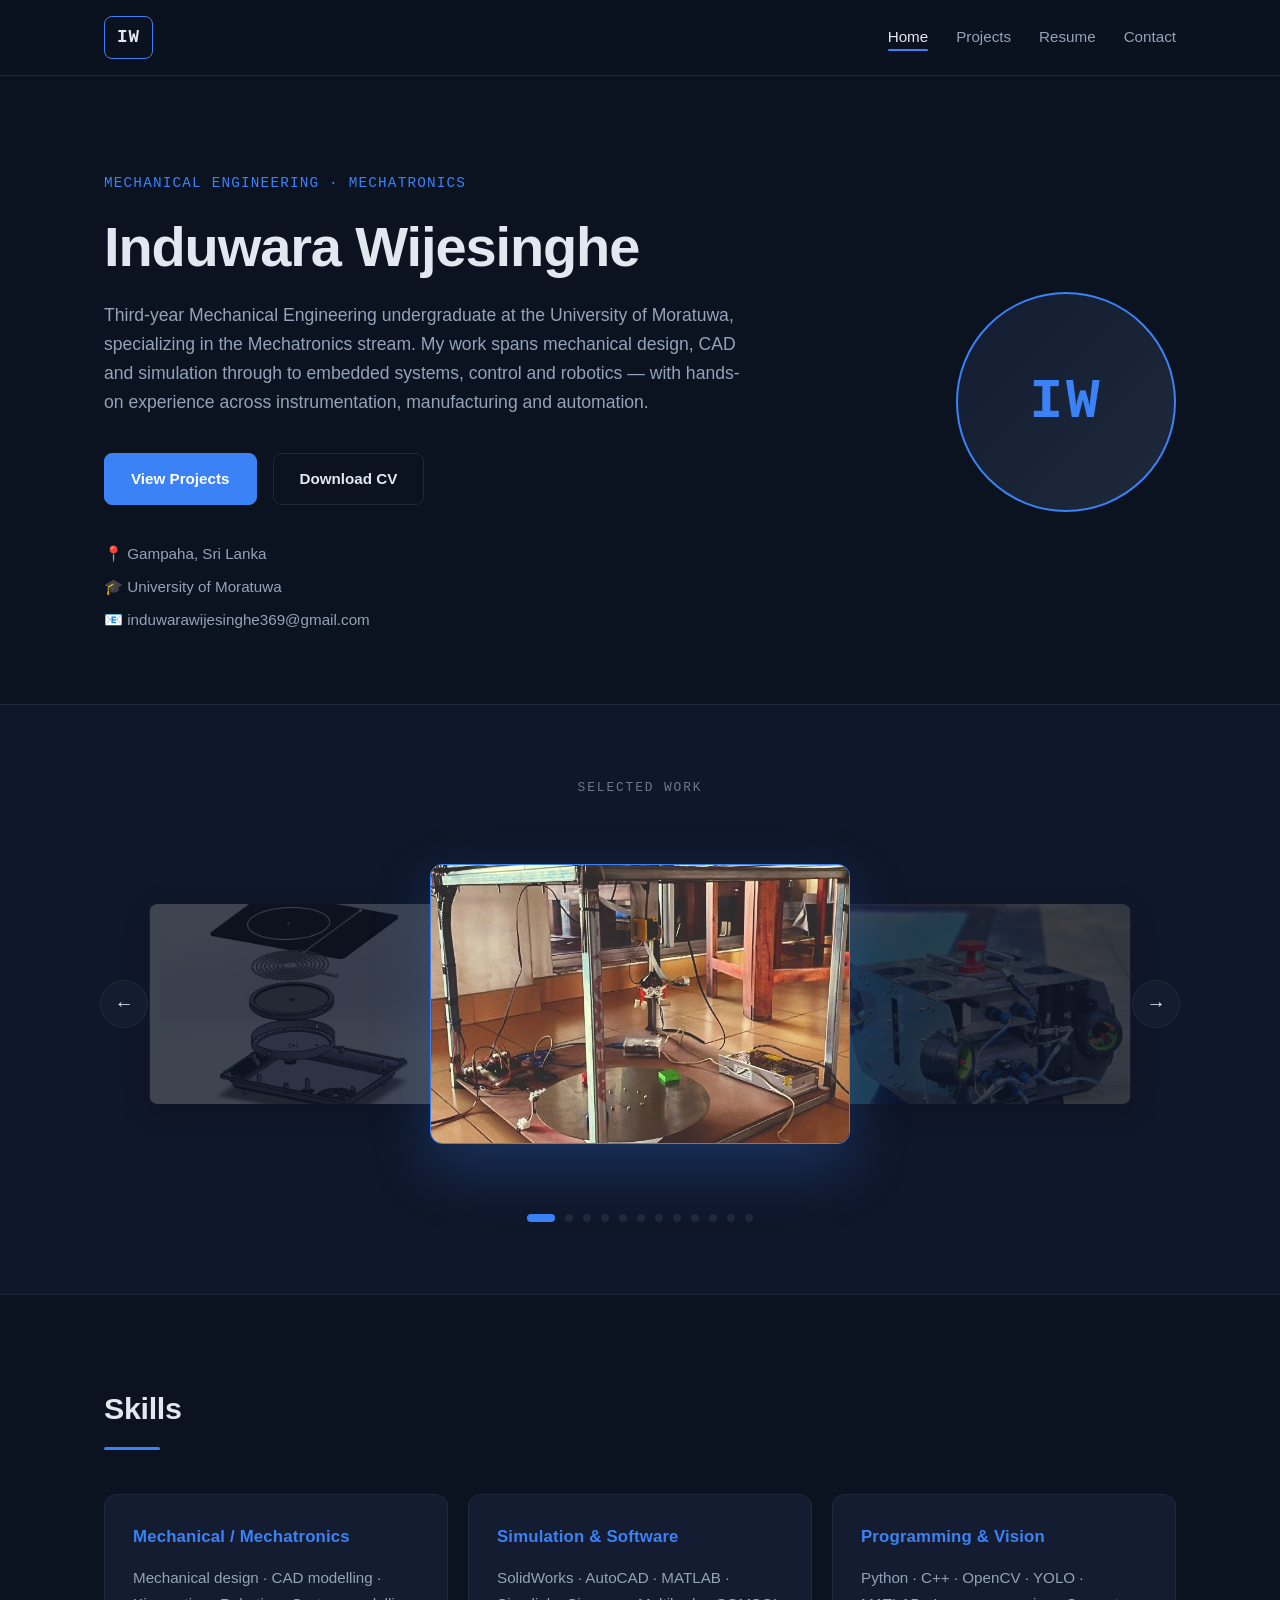
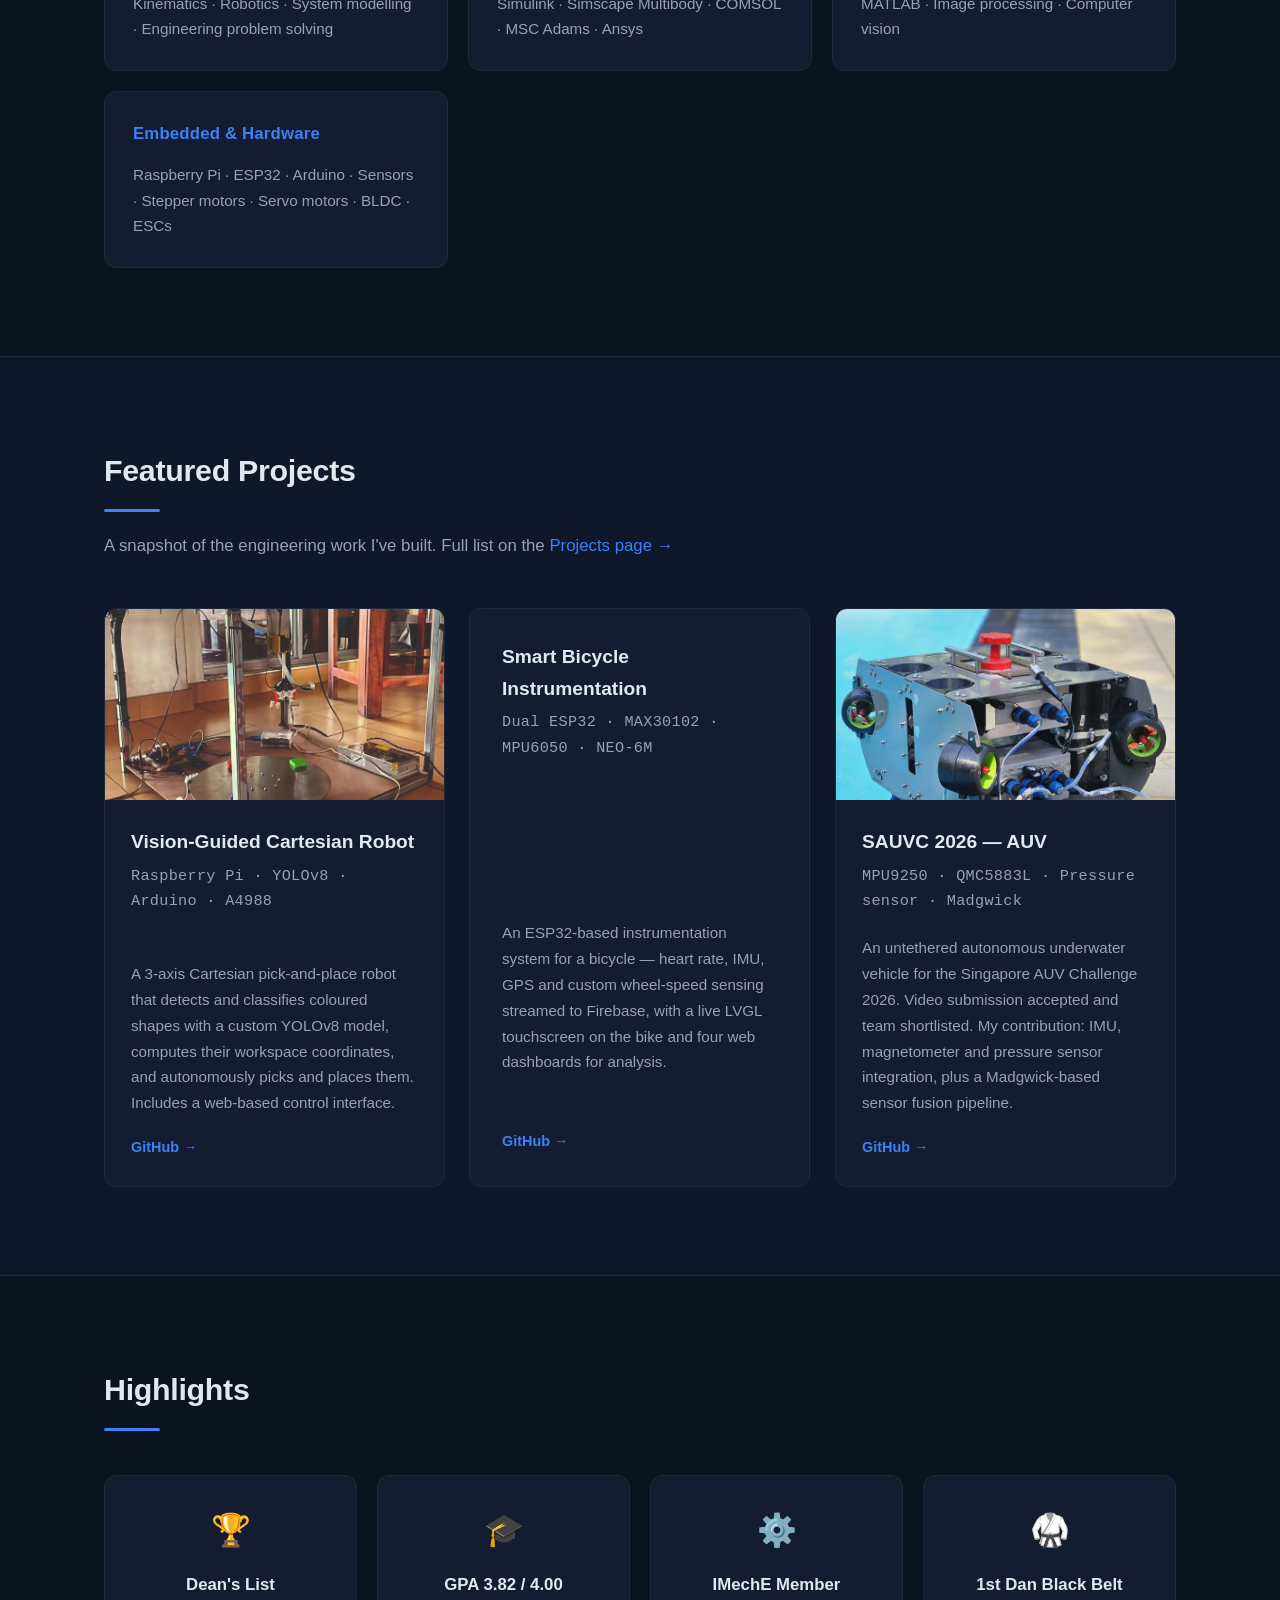
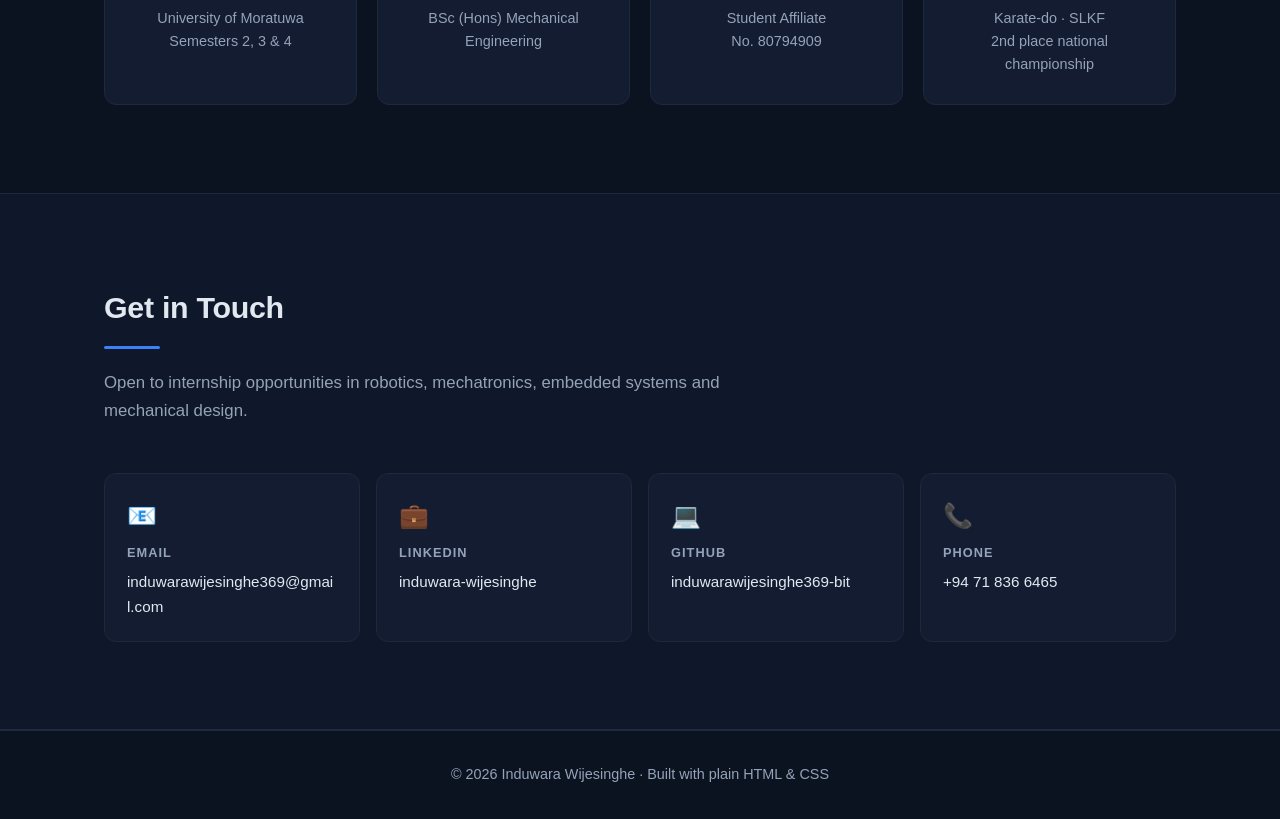
<file: index.html>
<!DOCTYPE html>
<html lang="en">
<head>
    <meta charset="UTF-8">
    <meta name="viewport" content="width=device-width, initial-scale=1.0">
    <title>Induwara Wijesinghe — Mechanical Engineering / Mechatronics</title>
    <meta name="description" content="Portfolio of Induwara Wijesinghe, Mechanical Engineering undergraduate specialising in Mechatronics at the University of Moratuwa.">
    <link rel="stylesheet" href="style.css">
</head>
<body>

    <!-- ============ NAVIGATION ============ -->
    <nav class="nav">
        <div class="nav-inner">
            <a href="index.html" class="nav-brand">IW</a>
            <ul class="nav-links">
                <li><a href="index.html" class="active">Home</a></li>
                <li><a href="projects.html">Projects</a></li>
                <li><a href="resume.pdf" target="_blank">Resume</a></li>
                <li><a href="#contact">Contact</a></li>
            </ul>
        </div>
    </nav>

    <!-- ============ HERO ============ -->
    <header class="hero">
        <div class="container hero-grid">
            <div class="hero-text">
                <p class="hero-eyebrow">Mechanical Engineering · Mechatronics</p>
                <h1>Induwara Wijesinghe</h1>
                <p class="hero-tagline">
                    Third-year Mechanical Engineering undergraduate at the University of Moratuwa,
                    specializing in the Mechatronics stream. My work spans mechanical design,
                    CAD and simulation through to embedded systems, control and robotics — with
                    hands-on experience across instrumentation, manufacturing and automation.
                </p>
                <div class="hero-actions">
                    <a href="projects.html" class="btn btn-primary">View Projects</a>
                    <a href="resume.pdf" class="btn btn-secondary" target="_blank">Download CV</a>
                </div>
                <ul class="hero-meta">
                    <li>📍 Gampaha, Sri Lanka</li>
                    <li>🎓 University of Moratuwa</li>
                    <li>📧 <a href="mailto:induwarawijesinghe369@gmail.com">induwarawijesinghe369@gmail.com</a></li>
                </ul>
            </div>
            <div class="hero-photo">
                <div class="photo-placeholder">
                    <span>IW</span>
                </div>
            </div>
        </div>
    </header>

            <!-- ============ CAROUSEL ============ -->
    <section class="carousel">
        <div class="carousel-label">Selected Work</div>
        <div class="carousel-stage">
            <button class="carousel-arrow prev" aria-label="Previous">←</button>
            <button class="carousel-arrow next" aria-label="Next">→</button>

            <div class="carousel-slide">
                <img src="images/cartesian-thumb.jpg" alt="Vision-guided Cartesian robot">
            </div>
            <div class="carousel-slide">
                <img src="images/auv-thumb.jpg" alt="SAUVC 2026 AUV">
            </div>
            <div class="carousel-slide">
                <img src="images/extra-01.jpg" alt="Extra 1">
            </div>
            <div class="carousel-slide">
                <img src="images/climber-cad.jpg" alt="Biped wall-climbing robot CAD">
            </div>
            <div class="carousel-slide">
                <img src="images/extra-02.jpg" alt="Extra 2">
            </div>
            <div class="carousel-slide">
                <img src="images/arm-own-cad.jpg" alt="My own 6-DoF arm design">
            </div>
            <div class="carousel-slide">
                <img src="images/extra-03.jpg" alt="Extra 3">
            </div>
            <div class="carousel-slide">
                <img src="images/arm-cad.jpg" alt="YASAKAWA GP7 CAD">
            </div>
            <div class="carousel-slide">
                <img src="images/extra-04.jpg" alt="Extra 4">
            </div>
            <div class="carousel-slide">
                <img src="images/holder-thumb.jpg" alt="Multi-purpose device holder">
            </div>
            <div class="carousel-slide">
                <img src="images/extra-05.jpg" alt="Extra 5">
            </div>
            <div class="carousel-slide">
                <img src="images/cooker-thumb.jpg" alt="Reverse engineering of an infrared cooker">
            </div>
        </div>

        <div class="carousel-dots">
            <button class="carousel-dot" aria-label="Go to slide 1"></button>
            <button class="carousel-dot" aria-label="Go to slide 2"></button>
            <button class="carousel-dot" aria-label="Go to slide 3"></button>
            <button class="carousel-dot" aria-label="Go to slide 4"></button>
            <button class="carousel-dot" aria-label="Go to slide 5"></button>
            <button class="carousel-dot" aria-label="Go to slide 6"></button>
            <button class="carousel-dot" aria-label="Go to slide 7"></button>
            <button class="carousel-dot" aria-label="Go to slide 8"></button>
            <button class="carousel-dot" aria-label="Go to slide 9"></button>
            <button class="carousel-dot" aria-label="Go to slide 10"></button>
            <button class="carousel-dot" aria-label="Go to slide 11"></button>
            <button class="carousel-dot" aria-label="Go to slide 12"></button>
        </div>
    </section>

    <!-- ============ SKILLS ============ -->
    <section class="section reveal" id="skills">
        <div class="container">
            <h2 class="section-title">Skills</h2>
            <div class="skills-grid reveal-stagger">
                <div class="skill-card">
                    <h3>Mechanical / Mechatronics</h3>
                    <p>Mechanical design · CAD modelling · Kinematics · Robotics · System modelling · Engineering problem solving</p>
                </div>
                <div class="skill-card">
                    <h3>Simulation &amp; Software</h3>
                    <p>SolidWorks · AutoCAD · MATLAB · Simulink · Simscape Multibody · COMSOL · MSC Adams · Ansys</p>
                </div>
                <div class="skill-card">
                    <h3>Programming &amp; Vision</h3>
                    <p>Python · C++ · OpenCV · YOLO · MATLAB · Image processing · Computer vision</p>
                </div>
                <div class="skill-card">
                    <h3>Embedded &amp; Hardware</h3>
                    <p>Raspberry Pi · ESP32 · Arduino · Sensors · Stepper motors · Servo motors · BLDC · ESCs</p>
                </div>
            </div>
        </div>
    </section>

    <!-- ============ FEATURED PROJECTS ============ -->
    <section class="section section-alt reveal" id="featured">
        <div class="container">
            <h2 class="section-title">Featured Projects</h2>
            <p class="section-lede">A snapshot of the engineering work I've built. Full list on the <a href="projects.html">Projects page →</a></p>

            <div class="featured-grid reveal-stagger">

                <article class="project-card">
                    <div class="project-thumb">
                        <img src="images/cartesian-thumb.jpg" alt="Vision-guided Cartesian robot" onerror="this.style.display='none'">
                        <span class="project-thumb-fallback">🤖</span>
                    </div>
                    <div class="project-body">
                        <h3>Vision-Guided Cartesian Robot</h3>
                        <p class="project-sub">Raspberry Pi · YOLOv8 · Arduino · A4988</p>
                        <p>A 3-axis Cartesian pick-and-place robot that detects and classifies coloured shapes with a custom YOLOv8 model, computes their workspace coordinates, and autonomously picks and places them. Includes a web-based control interface.</p>
                        <div class="project-links">
                            <a href="https://github.com/induwarawijesinghe369-bit/vision-guided-cartesian-robot" target="_blank">GitHub →</a>
                        </div>
                    </div>
                </article>

                <article class="project-card project-card--no-thumb">
                    <div class="project-body">
                        <h3>Smart Bicycle Instrumentation</h3>
                        <p class="project-sub">Dual ESP32 · MAX30102 · MPU6050 · NEO-6M</p>
                        <p>An ESP32-based instrumentation system for a bicycle — heart rate, IMU, GPS and custom wheel-speed sensing streamed to Firebase, with a live LVGL touchscreen on the bike and four web dashboards for analysis.</p>
                        <div class="project-links">
                            <a href="https://github.com/induwarawijesinghe369-bit/smart-bicycle-instrumentation" target="_blank">GitHub →</a>
                        </div>
                    </div>
                </article>

                <article class="project-card">
                    <div class="project-thumb">
                        <img src="images/auv-thumb.jpg" alt="SAUVC 2026 AUV" onerror="this.style.display='none'">
                        <span class="project-thumb-fallback">🌊</span>
                    </div>
                    <div class="project-body">
                        <h3>SAUVC 2026 — AUV</h3>
                        <p class="project-sub">MPU9250 · QMC5883L · Pressure sensor · Madgwick</p>
                        <p>An untethered autonomous underwater vehicle for the Singapore AUV Challenge 2026. Video submission accepted and team shortlisted. My contribution: IMU, magnetometer and pressure sensor integration, plus a Madgwick-based sensor fusion pipeline.</p>
                        <div class="project-links">
                            <a href="https://github.com/induwarawijesinghe369-bit/sauvc-2026-auv" target="_blank">GitHub →</a>
                        </div>
                    </div>
                </article>

            </div>
        </div>
    </section>

    <!-- ============ ACHIEVEMENTS ============ -->
    <section class="section reveal" id="achievements">
        <div class="container">
            <h2 class="section-title">Highlights</h2>
            <div class="achievements-grid reveal-stagger">
                <div class="achievement">
                    <span class="achievement-icon">🏆</span>
                    <h3>Dean's List</h3>
                    <p>University of Moratuwa<br>Semesters 2, 3 &amp; 4</p>
                </div>
                <div class="achievement">
                    <span class="achievement-icon">🎓</span>
                    <h3>GPA 3.82 / 4.00</h3>
                    <p>BSc (Hons) Mechanical Engineering</p>
                </div>
                <div class="achievement">
                    <span class="achievement-icon">⚙️</span>
                    <h3>IMechE Member</h3>
                    <p>Student Affiliate<br>No. 80794909</p>
                </div>
                <div class="achievement">
                    <span class="achievement-icon">🥋</span>
                    <h3>1st Dan Black Belt</h3>
                    <p>Karate-do · SLKF<br>2nd place national championship</p>
                </div>
            </div>
        </div>
    </section>

    <!-- ============ CONTACT ============ -->
    <section class="section section-alt reveal" id="contact">
        <div class="container">
            <h2 class="section-title">Get in Touch</h2>
            <p class="section-lede">
                Open to internship opportunities in robotics, mechatronics, embedded systems and mechanical design.
            </p>
            <div class="contact-grid reveal-stagger">
                <a class="contact-card" href="mailto:induwarawijesinghe369@gmail.com">
                    <span class="contact-icon">📧</span>
                    <span class="contact-label">Email</span>
                    <span class="contact-value">induwarawijesinghe369@gmail.com</span>
                </a>
                <a class="contact-card" href="https://www.linkedin.com/in/induwara-wijesinghe-44a319354" target="_blank">
                    <span class="contact-icon">💼</span>
                    <span class="contact-label">LinkedIn</span>
                    <span class="contact-value">induwara-wijesinghe</span>
                </a>
                <a class="contact-card" href="https://github.com/induwarawijesinghe369-bit" target="_blank">
                    <span class="contact-icon">💻</span>
                    <span class="contact-label">GitHub</span>
                    <span class="contact-value">induwarawijesinghe369-bit</span>
                </a>
                <a class="contact-card" href="tel:+94718366465">
                    <span class="contact-icon">📞</span>
                    <span class="contact-label">Phone</span>
                    <span class="contact-value">+94 71 836 6465</span>
                </a>
            </div>
        </div>
    </section>

    <!-- ============ FOOTER ============ -->
    <footer class="footer">
        <div class="container">
            <p>© 2026 Induwara Wijesinghe · Built with plain HTML &amp; CSS</p>
        </div>
    </footer>

    <script src="script.js"></script>
    <script src="carousel.js"></script>
</body>
</html>
</file>
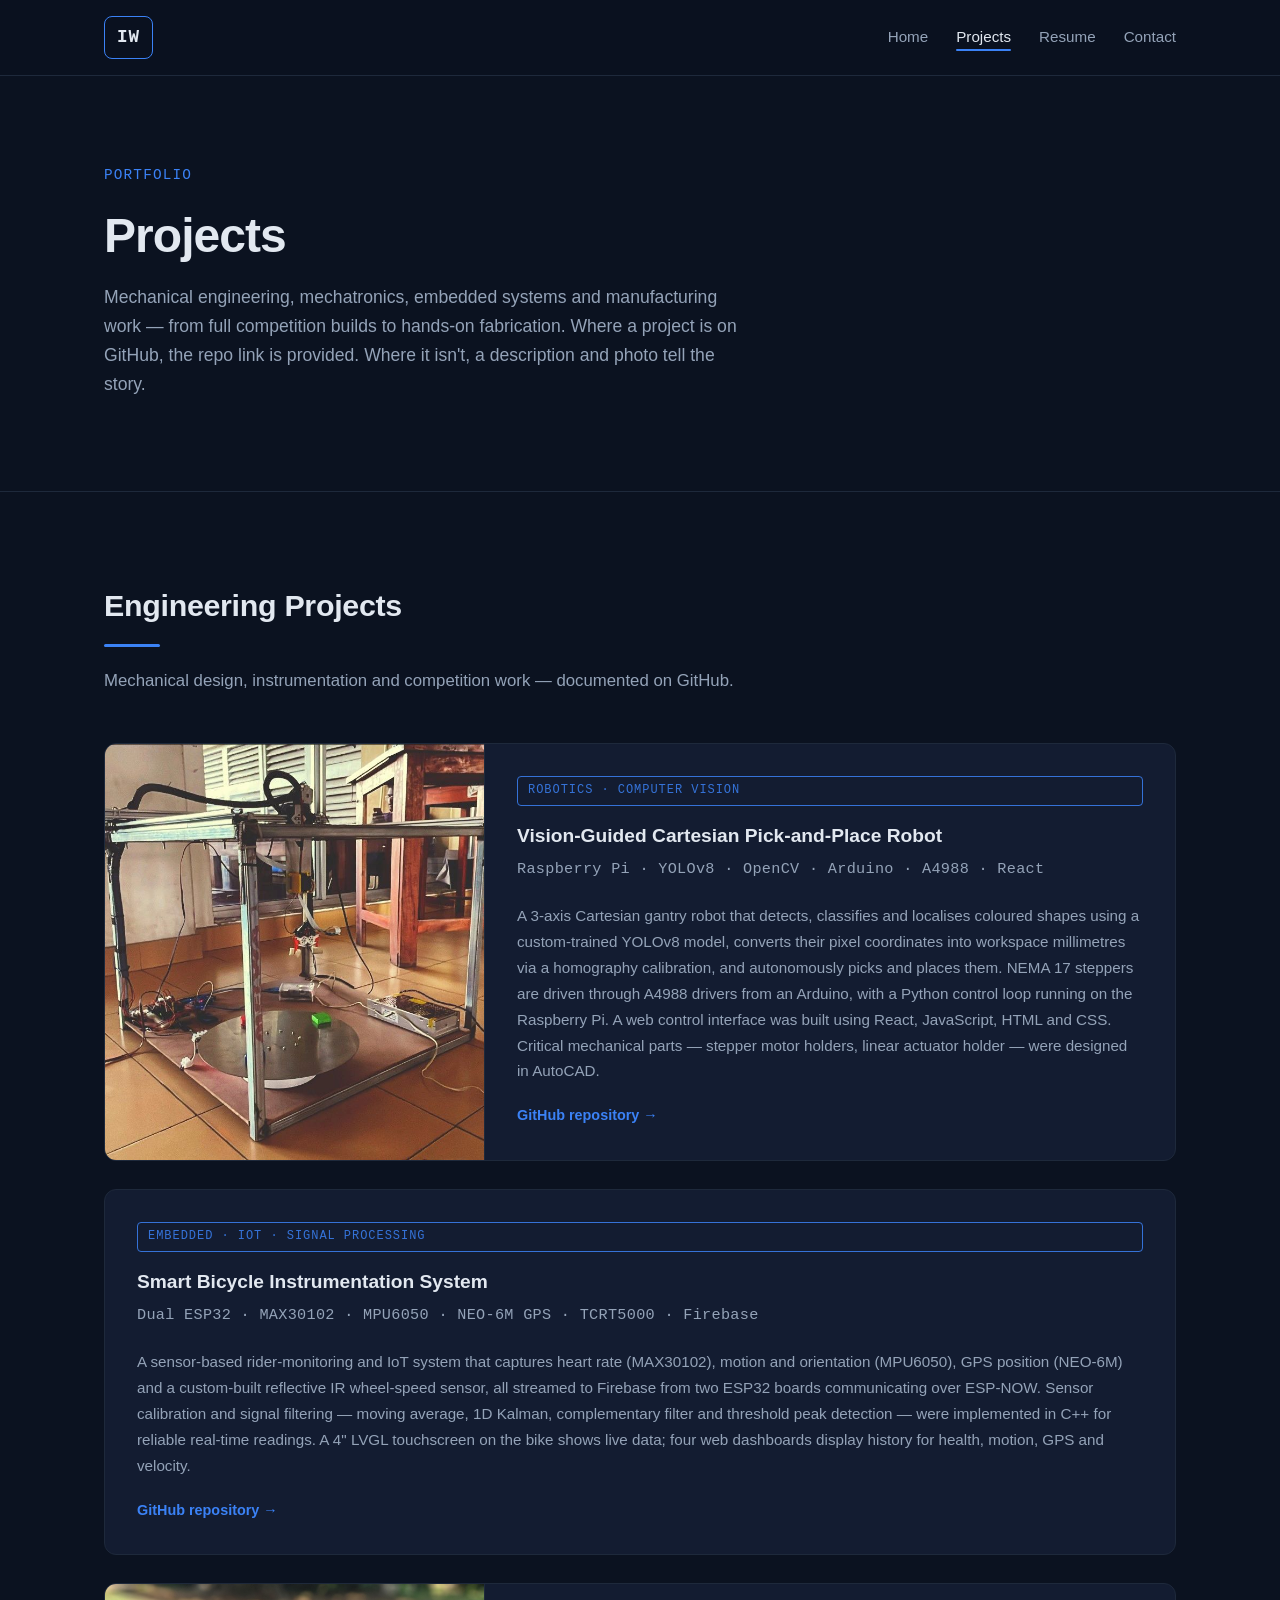
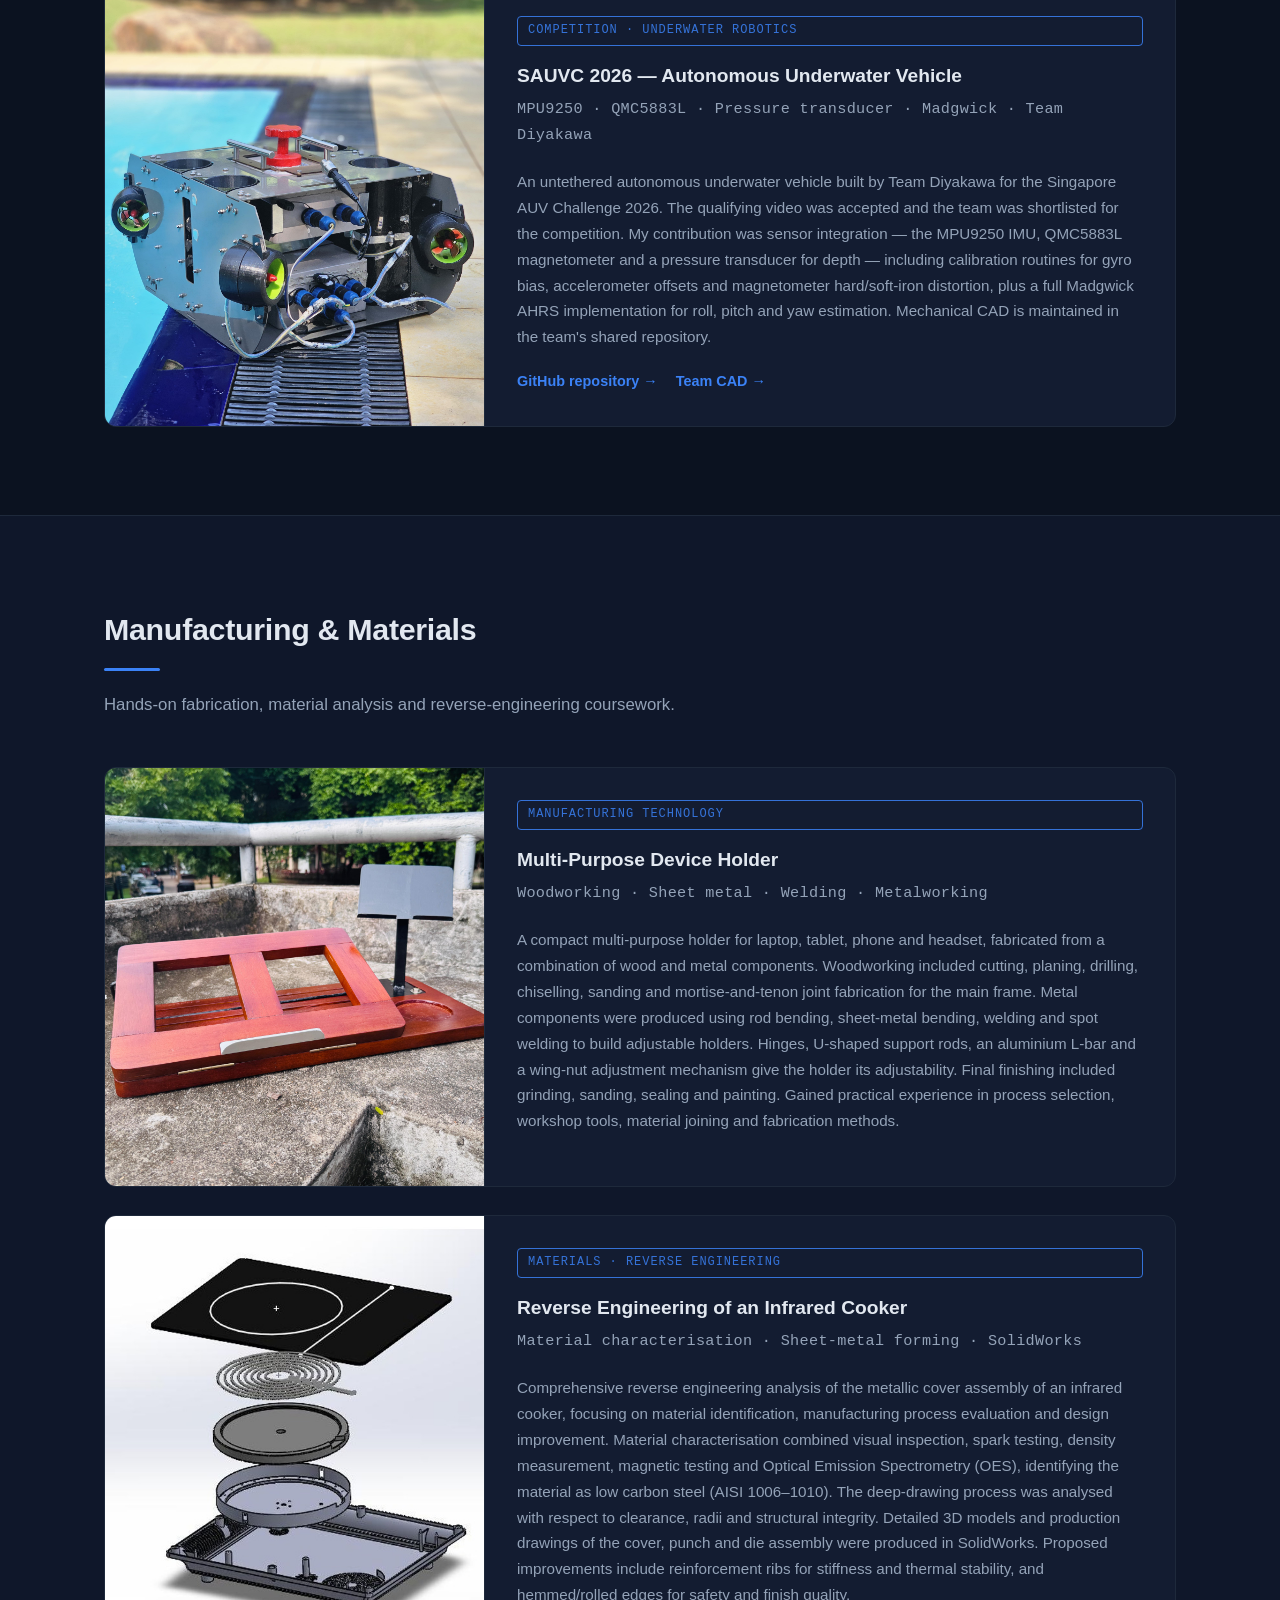
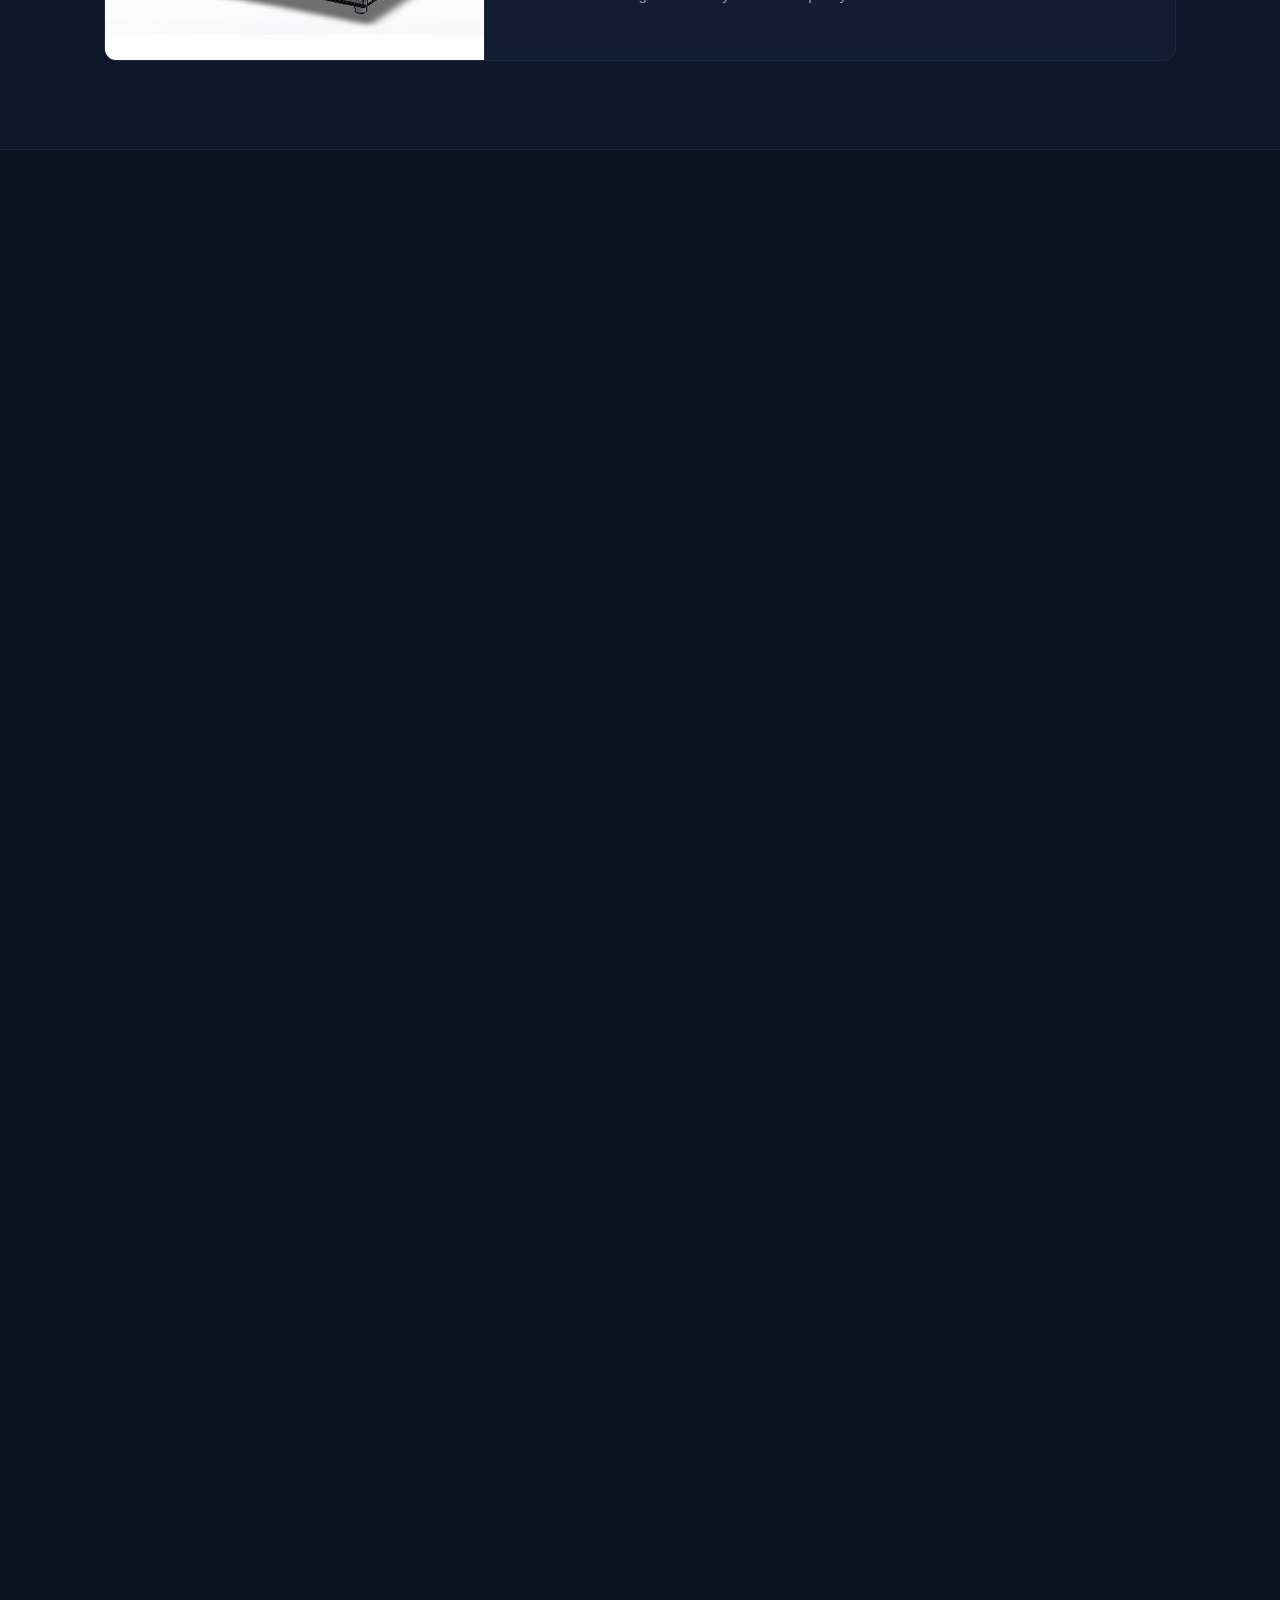
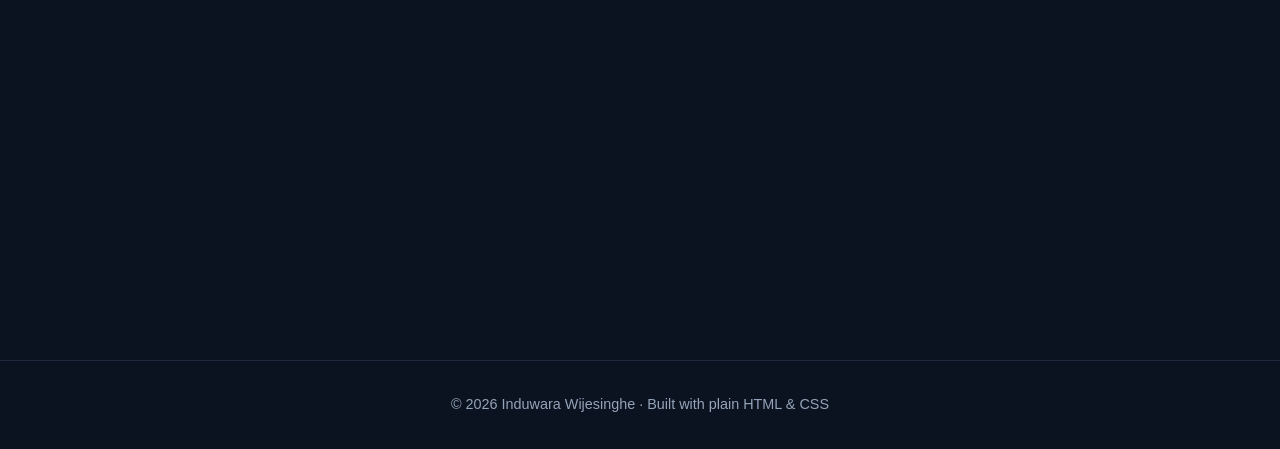
<file: projects.html>
<!DOCTYPE html>
<html lang="en">
<head>
    <meta charset="UTF-8">
    <meta name="viewport" content="width=device-width, initial-scale=1.0">
    <title>Projects — Induwara Wijesinghe</title>
    <meta name="description" content="Engineering projects by Induwara Wijesinghe — robotics, mechatronics, embedded systems and manufacturing.">
    <link rel="stylesheet" href="style.css">
</head>
<body>

    <!-- ============ NAVIGATION ============ -->
    <nav class="nav">
        <div class="nav-inner">
            <a href="index.html" class="nav-brand">IW</a>
            <ul class="nav-links">
                <li><a href="index.html">Home</a></li>
                <li><a href="projects.html" class="active">Projects</a></li>
                <li><a href="resume.pdf" target="_blank">Resume</a></li>
                <li><a href="index.html#contact">Contact</a></li>
            </ul>
        </div>
    </nav>

    <!-- ============ HEADER ============ -->
    <header class="page-header reveal">
        <div class="container">
            <p class="hero-eyebrow">Portfolio</p>
            <h1>Projects</h1>
            <p class="hero-tagline">
                Mechanical engineering, mechatronics, embedded systems and manufacturing work —
                from full competition builds to hands-on fabrication. Where a project is on
                GitHub, the repo link is provided. Where it isn't, a description and photo tell
                the story.
            </p>
        </div>
    </header>

    <!-- ============ FEATURED (on GitHub) ============ -->
    <section class="section reveal">
        <div class="container">
            <h2 class="section-title">Engineering Projects</h2>
            <p class="section-lede">Mechanical design, instrumentation and competition work — documented on GitHub.</p>

            <div class="project-list reveal-stagger">

                <!-- ============= PROJECT 1 ============= -->
                <article class="project-list-item">
                    <div class="project-thumb">
                        <img src="images/cartesian-thumb.jpg" alt="Vision-guided Cartesian robot" onerror="this.style.display='none'">
                        <span class="project-thumb-fallback">🤖</span>
                    </div>
                    <div class="project-body">
                        <span class="project-tag">Robotics · Computer Vision</span>
                        <h3>Vision-Guided Cartesian Pick-and-Place Robot</h3>
                        <p class="project-sub">Raspberry Pi · YOLOv8 · OpenCV · Arduino · A4988 · React</p>
                        <p>
                            A 3-axis Cartesian gantry robot that detects, classifies and localises
                            coloured shapes using a custom-trained YOLOv8 model, converts their pixel
                            coordinates into workspace millimetres via a homography calibration, and
                            autonomously picks and places them. NEMA 17 steppers are driven through
                            A4988 drivers from an Arduino, with a Python control loop running on the
                            Raspberry Pi. A web control interface was built using React, JavaScript,
                            HTML and CSS. Critical mechanical parts — stepper motor holders, linear
                            actuator holder — were designed in AutoCAD.
                        </p>
                        <div class="project-links">
                            <a href="https://github.com/induwarawijesinghe369-bit/vision-guided-cartesian-robot" target="_blank">GitHub repository →</a>
                        </div>
                    </div>
                </article>

                <!-- ============= PROJECT 2 ============= -->
                <article class="project-list-item project-list-item--no-thumb">
                    <div class="project-body">
                        <span class="project-tag">Embedded · IoT · Signal Processing</span>
                        <h3>Smart Bicycle Instrumentation System</h3>
                        <p class="project-sub">Dual ESP32 · MAX30102 · MPU6050 · NEO-6M GPS · TCRT5000 · Firebase</p>
                        <p>
                            A sensor-based rider-monitoring and IoT system that captures heart rate
                            (MAX30102), motion and orientation (MPU6050), GPS position (NEO-6M) and
                            a custom-built reflective IR wheel-speed sensor, all streamed to Firebase
                            from two ESP32 boards communicating over ESP-NOW. Sensor calibration and
                            signal filtering — moving average, 1D Kalman, complementary filter and
                            threshold peak detection — were implemented in C++ for reliable real-time
                            readings. A 4" LVGL touchscreen on the bike shows live data; four web
                            dashboards display history for health, motion, GPS and velocity.
                        </p>
                        <div class="project-links">
                            <a href="https://github.com/induwarawijesinghe369-bit/smart-bicycle-instrumentation" target="_blank">GitHub repository →</a>
                        </div>
                    </div>
                </article>

                <!-- ============= PROJECT 3 ============= -->
                <article class="project-list-item">
                    <div class="project-thumb">
                        <img src="images/auv-thumb.jpg" alt="SAUVC 2026 AUV" onerror="this.style.display='none'">
                        <span class="project-thumb-fallback">🌊</span>
                    </div>
                    <div class="project-body">
                        <span class="project-tag">Competition · Underwater Robotics</span>
                        <h3>SAUVC 2026 — Autonomous Underwater Vehicle</h3>
                        <p class="project-sub">MPU9250 · QMC5883L · Pressure transducer · Madgwick · Team Diyakawa</p>
                        <p>
                            An untethered autonomous underwater vehicle built by Team Diyakawa for
                            the Singapore AUV Challenge 2026. The qualifying video was accepted and
                            the team was shortlisted for the competition. My contribution was sensor
                            integration — the MPU9250 IMU, QMC5883L magnetometer and a pressure
                            transducer for depth — including calibration routines for gyro bias,
                            accelerometer offsets and magnetometer hard/soft-iron distortion, plus a
                            full Madgwick AHRS implementation for roll, pitch and yaw estimation.
                            Mechanical CAD is maintained in the team's shared repository.
                        </p>
                        <div class="project-links">
                            <a href="https://github.com/induwarawijesinghe369-bit/sauvc-2026-auv" target="_blank">GitHub repository →</a>
                            <a href="https://github.com/diyakawaofficial/diyakawa_3.0/tree/main/Design" target="_blank">Team CAD →</a>
                        </div>
                    </div>
                </article>

            </div>
        </div>
    </section>

    <!-- ============ MANUFACTURING ============ -->
    <section class="section section-alt reveal">
        <div class="container">
            <h2 class="section-title">Manufacturing &amp; Materials</h2>
            <p class="section-lede">Hands-on fabrication, material analysis and reverse-engineering coursework.</p>

            <div class="project-list reveal-stagger">

                <article class="project-list-item">
                    <div class="project-thumb">
                        <img src="images/holder-thumb.jpg" alt="Multi-purpose device holder" onerror="this.style.display='none'">
                        <span class="project-thumb-fallback">🛠️</span>
                    </div>
                    <div class="project-body">
                        <span class="project-tag">Manufacturing Technology</span>
                        <h3>Multi-Purpose Device Holder</h3>
                        <p class="project-sub">Woodworking · Sheet metal · Welding · Metalworking</p>
                        <p>
                            A compact multi-purpose holder for laptop, tablet, phone and headset,
                            fabricated from a combination of wood and metal components. Woodworking
                            included cutting, planing, drilling, chiselling, sanding and
                            mortise-and-tenon joint fabrication for the main frame. Metal components
                            were produced using rod bending, sheet-metal bending, welding and spot
                            welding to build adjustable holders. Hinges, U-shaped support rods, an
                            aluminium L-bar and a wing-nut adjustment mechanism give the holder its
                            adjustability. Final finishing included grinding, sanding, sealing and
                            painting. Gained practical experience in process selection, workshop
                            tools, material joining and fabrication methods.
                        </p>
                    </div>
                </article>

                <article class="project-list-item">
                    <div class="project-thumb">
                        <img src="images/cooker-thumb.jpg" alt="Reverse engineering of an infrared cooker" onerror="this.style.display='none'">
                        <span class="project-thumb-fallback">🔬</span>
                    </div>
                    <div class="project-body">
                        <span class="project-tag">Materials · Reverse Engineering</span>
                        <h3>Reverse Engineering of an Infrared Cooker</h3>
                        <p class="project-sub">Material characterisation · Sheet-metal forming · SolidWorks</p>
                        <p>
                            Comprehensive reverse engineering analysis of the metallic cover assembly
                            of an infrared cooker, focusing on material identification, manufacturing
                            process evaluation and design improvement. Material characterisation
                            combined visual inspection, spark testing, density measurement, magnetic
                            testing and Optical Emission Spectrometry (OES), identifying the material
                            as low carbon steel (AISI 1006–1010). The deep-drawing process was
                            analysed with respect to clearance, radii and structural integrity.
                            Detailed 3D models and production drawings of the cover, punch and die
                            assembly were produced in SolidWorks. Proposed improvements include
                            reinforcement ribs for stiffness and thermal stability, and hemmed/rolled
                            edges for safety and finish quality.
                        </p>
                    </div>
                </article>

            </div>
        </div>
    </section>

       <!-- ============ ONGOING PROJECTS ============ -->
    <section class="section reveal">
        <div class="container">
            <h2 class="section-title">Ongoing Projects</h2>
            <p class="section-lede">Current work in progress — CAD design or simulation stages, physical builds and further integration pending.</p>

            <div class="project-list reveal-stagger">

                <article class="project-list-item">
                    <div class="project-thumb">
                        <img src="images/climber-cad.jpg" alt="Biped wall-climbing robot CAD" onerror="this.style.display='none'">
                        <span class="project-thumb-fallback">🧗</span>
                    </div>
                    <div class="project-body">
                        <span class="project-tag">Ongoing · CAD Complete</span>
                        <h3>Biped Wall-Climbing Robot</h3>
                        <p class="project-sub">Mechatronic System Design · 5-DoF · Suction adhesion · DH kinematics</p>
                        <p>
                            Design of a 5-DoF biped wall-climbing robot with suction-based adhesion
                            for vertical wall inspection. The design uses a negative-pressure
                            adhesion system and a two-legged inchworm gait for controlled vertical
                            locomotion. A Denavit-Hartenberg kinematic model and inverse kinematics
                            are being developed for 5-DoF joint control and suction-unit positioning.
                            Planned sensor integration includes cameras, ToF sensors, encoders, IMU
                            and pressure sensors for perception, feedback, orientation and adhesion
                            monitoring.
                        </p>
                        <p class="project-status-note">
                            Status: CAD design complete · Prototype build and control integration pending
                        </p>
                    </div>
                </article>

                <article class="project-list-item">
                    <div class="project-thumb--dual">
                        <div class="thumb-half">
                            <img src="images/arm-own-cad.jpg" alt="My own 6-DoF arm design">
                            <span class="thumb-tag">My design</span>
                        </div>
                        <div class="thumb-half">
                            <img src="images/arm-cad.jpg" alt="YASKAWA GP7 CAD used in simulation">
                            <span class="thumb-tag">YASKAWA GP7</span>
                        </div>
                    </div>
                    <div class="project-body">
                        <span class="project-tag">Ongoing · Simulation</span>
                        <h3>6-DoF Robot Arm — Pick and Place Simulation</h3>
                        <p class="project-sub">EN3563 Robotics · Gazebo · ROS2 · DH kinematics · Trajectory planning</p>
                        <p>
                            A pick-and-place task for a 6-DoF industrial robot arm in the Gazebo
                            simulation environment. The work covers coordinate frame assignment,
                            Denavit-Hartenberg parameter derivation, forward and inverse kinematics,
                            and trajectory planning that maintains the object's upright orientation
                            throughout the motion. A smooth trapezoidal velocity profile is used for
                            controlled joint movement. I designed my own 6-DoF arm as a learning
                            platform, then applied that experience to the YASKAWA GP7 model used for
                            the actual simulation.
                        </p>
                        <p class="project-status-note">
                            Status: Simulation in progress · Kinematics and trajectory planning underway
                        </p>
                    </div>
                </article>

            </div>
        </div>
    </section>
    <!-- ============ CTA ============ -->
    <section class="section section-alt reveal">
        <div class="container" style="text-align: center;">
            <h2 class="section-title" style="display: inline-block;">Want to work together?</h2>
            <p class="section-lede" style="margin-left: auto; margin-right: auto;">
                I'm open to internship opportunities in robotics, mechatronics, embedded systems and mechanical design.
            </p>
            <div class="hero-actions" style="justify-content: center;">
                <a href="index.html#contact" class="btn btn-primary">Get in Touch</a>
                <a href="resume.pdf" class="btn btn-secondary" target="_blank">Download CV</a>
            </div>
        </div>
    </section>

    <!-- ============ FOOTER ============ -->
    <footer class="footer">
        <div class="container">
            <p>© 2026 Induwara Wijesinghe · Built with plain HTML &amp; CSS</p>
        </div>
    </footer>

    <script src="script.js"></script>

</body>
</html>
</file>
<file: style.css>
/* =========================================================
   Induwara Wijesinghe — Portfolio
   Theme: dark, blue accent, minimal
   ========================================================= */

:root {
    --bg:          #0b1220;
    --bg-alt:      #0f172a;
    --card:        #131c31;
    --border:      #1e293b;
    --text:        #e2e8f0;
    --text-muted:  #94a3b8;
    --accent:      #3b82f6;
    --accent-hover:#60a5fa;
    --max-width:   1120px;
    --radius:      12px;
    --radius-sm:   8px;
    --font:        'Inter', -apple-system, BlinkMacSystemFont, 'Segoe UI',
                    Roboto, Helvetica, Arial, sans-serif;
    --mono:        'JetBrains Mono', 'Fira Code', Consolas, monospace;
}

* { margin: 0; padding: 0; box-sizing: border-box; }

html { scroll-behavior: smooth; }

body {
    font-family: var(--font);
    background: var(--bg);
    color: var(--text);
    line-height: 1.65;
    font-size: 16px;
    -webkit-font-smoothing: antialiased;
}

.container {
    max-width: var(--max-width);
    margin: 0 auto;
    padding: 0 24px;
}

a {
    color: var(--accent);
    text-decoration: none;
    transition: color 0.2s ease;
}

a:hover { color: var(--accent-hover); }

img { max-width: 100%; display: block; }

/* =========================
   NAVIGATION
   ========================= */
.nav {
    position: sticky;
    top: 0;
    background: rgba(11, 18, 32, 0.85);
    backdrop-filter: blur(12px);
    -webkit-backdrop-filter: blur(12px);
    border-bottom: 1px solid var(--border);
    z-index: 100;
}

.nav-inner {
    max-width: var(--max-width);
    margin: 0 auto;
    padding: 16px 24px;
    display: flex;
    justify-content: space-between;
    align-items: center;
}

.nav-brand {
    font-family: var(--mono);
    font-weight: 700;
    font-size: 1.1rem;
    color: var(--text);
    letter-spacing: 0.05em;
    padding: 6px 12px;
    border: 1px solid var(--accent);
    border-radius: var(--radius-sm);
}

.nav-brand:hover {
    background: var(--accent);
    color: white;
}

.nav-links {
    list-style: none;
    display: flex;
    gap: 28px;
}

.nav-links a {
    color: var(--text-muted);
    font-size: 0.95rem;
    font-weight: 500;
    position: relative;
    padding: 6px 0;
}

.nav-links a:hover,
.nav-links a.active {
    color: var(--text);
}

.nav-links a.active::after,
.nav-links a:hover::after {
    content: '';
    position: absolute;
    bottom: 0;
    left: 0;
    right: 0;
    height: 2px;
    background: var(--accent);
    border-radius: 2px;
}

/* =========================
   HERO
   ========================= */
.hero {
    padding: 96px 0 72px;
    border-bottom: 1px solid var(--border);
}

.hero-grid {
    display: grid;
    grid-template-columns: 1fr auto;
    gap: 64px;
    align-items: center;
}

.hero-eyebrow {
    color: var(--accent);
    font-family: var(--mono);
    font-size: 0.9rem;
    letter-spacing: 0.08em;
    text-transform: uppercase;
    margin-bottom: 20px;
}

.hero h1 {
    font-size: clamp(2.2rem, 5vw, 3.5rem);
    font-weight: 700;
    line-height: 1.1;
    margin-bottom: 24px;
    letter-spacing: -0.02em;
}

.hero-tagline {
    color: var(--text-muted);
    font-size: 1.1rem;
    max-width: 640px;
    margin-bottom: 36px;
}

.hero-actions {
    display: flex;
    gap: 16px;
    flex-wrap: wrap;
    margin-bottom: 36px;
}

.btn {
    display: inline-block;
    padding: 12px 26px;
    border-radius: var(--radius-sm);
    font-weight: 600;
    font-size: 0.95rem;
    transition: all 0.2s ease;
    cursor: pointer;
}

.btn-primary {
    background: var(--accent);
    color: white;
    border: 1px solid var(--accent);
}

.btn-primary:hover {
    background: var(--accent-hover);
    border-color: var(--accent-hover);
    color: white;
    transform: translateY(-1px);
}

.btn-secondary {
    background: transparent;
    color: var(--text);
    border: 1px solid var(--border);
}

.btn-secondary:hover {
    border-color: var(--accent);
    color: var(--accent);
    transform: translateY(-1px);
}

.hero-meta {
    list-style: none;
    display: flex;
    flex-direction: column;
    gap: 8px;
    color: var(--text-muted);
    font-size: 0.95rem;
}

.hero-meta a { color: var(--text-muted); }
.hero-meta a:hover { color: var(--accent); }

.hero-photo { display: flex; justify-content: center; }

.photo-placeholder {
    width: 220px;
    height: 220px;
    border-radius: 50%;
    background: linear-gradient(135deg, var(--card) 0%, var(--border) 100%);
    border: 2px solid var(--accent);
    display: flex;
    align-items: center;
    justify-content: center;
    font-family: var(--mono);
    font-size: 3.5rem;
    font-weight: 700;
    color: var(--accent);
    letter-spacing: 0.05em;
}

/* =========================
   SECTIONS
   ========================= */
.section {
    padding: 88px 0;
}

.section-alt {
    background: var(--bg-alt);
    border-top: 1px solid var(--border);
    border-bottom: 1px solid var(--border);
}

.section-title {
    font-size: 1.9rem;
    font-weight: 700;
    margin-bottom: 12px;
    letter-spacing: -0.01em;
}

.section-title::after {
    content: '';
    display: block;
    width: 56px;
    height: 3px;
    background: var(--accent);
    border-radius: 2px;
    margin-top: 14px;
}

.section-lede {
    color: var(--text-muted);
    font-size: 1.05rem;
    max-width: 640px;
    margin-bottom: 48px;
    margin-top: 20px;
}

.section-lede a {
    color: var(--accent);
    font-weight: 500;
}

/* =========================
   SKILLS
   ========================= */
.skills-grid {
    display: grid;
    grid-template-columns: repeat(auto-fit, minmax(260px, 1fr));
    gap: 20px;
    margin-top: 44px;
}

.skill-card {
    background: var(--card);
    border: 1px solid var(--border);
    border-radius: var(--radius);
    padding: 28px;
    transition: all 0.25s ease;
}

.skill-card:hover {
    border-color: var(--accent);
    transform: translateY(-3px);
}

.skill-card h3 {
    color: var(--accent);
    font-size: 1.05rem;
    font-weight: 600;
    margin-bottom: 14px;
    letter-spacing: 0.01em;
}

.skill-card p {
    color: var(--text-muted);
    font-size: 0.95rem;
    line-height: 1.7;
}

/* =========================
   FEATURED PROJECTS (homepage grid)
   ========================= */
.featured-grid {
    display: grid;
    grid-template-columns: repeat(auto-fit, minmax(320px, 1fr));
    gap: 24px;
}

.project-card {
    background: var(--card);
    border: 1px solid var(--border);
    border-radius: var(--radius);
    overflow: hidden;
    display: flex;
    flex-direction: column;
    transition: all 0.25s ease;
}

.project-card:hover {
    border-color: var(--accent);
    transform: translateY(-4px);
    box-shadow: 0 12px 32px rgba(59, 130, 246, 0.12);
}

.project-thumb {
    aspect-ratio: 16 / 9;
    background: var(--bg-alt);
    display: flex;
    align-items: center;
    justify-content: center;
    position: relative;
    overflow: hidden;
}

.project-thumb img {
    width: 100%;
    height: 100%;
    object-fit: cover;
    position: absolute;
    inset: 0;
}

.project-thumb-fallback {
    font-size: 3rem;
    opacity: 0.5;
    z-index: 0;
}

.project-body {
    padding: 26px;
    display: flex;
    flex-direction: column;
    flex: 1;
}

.project-body h3 {
    font-size: 1.2rem;
    font-weight: 700;
    margin-bottom: 6px;
    color: var(--text);
}

.project-sub {
    color: var(--accent);
    font-family: var(--mono);
    font-size: 0.8rem;
    margin-bottom: 16px;
    letter-spacing: 0.02em;
}

.project-body p {
    color: var(--text-muted);
    font-size: 0.95rem;
    line-height: 1.7;
    margin-bottom: 20px;
    flex: 1;
}

.project-links {
    display: flex;
    gap: 18px;
    margin-top: auto;
}

.project-links a {
    color: var(--accent);
    font-weight: 600;
    font-size: 0.9rem;
}

.project-links a:hover {
    color: var(--accent-hover);
}

/* =========================
   ACHIEVEMENTS
   ========================= */
.achievements-grid {
    display: grid;
    grid-template-columns: repeat(auto-fit, minmax(220px, 1fr));
    gap: 20px;
    margin-top: 44px;
}

.achievement {
    background: var(--card);
    border: 1px solid var(--border);
    border-radius: var(--radius);
    padding: 28px 24px;
    text-align: center;
    transition: all 0.25s ease;
}

.achievement:hover {
    border-color: var(--accent);
    transform: translateY(-3px);
}

.achievement-icon {
    font-size: 2rem;
    display: block;
    margin-bottom: 14px;
}

.achievement h3 {
    font-size: 1.05rem;
    font-weight: 700;
    margin-bottom: 8px;
    color: var(--text);
}

.achievement p {
    color: var(--text-muted);
    font-size: 0.9rem;
    line-height: 1.6;
}

/* =========================
   CONTACT
   ========================= */
.contact-grid {
    display: grid;
    grid-template-columns: repeat(auto-fit, minmax(240px, 1fr));
    gap: 16px;
    margin-top: 8px;
}

.contact-card {
    background: var(--card);
    border: 1px solid var(--border);
    border-radius: var(--radius);
    padding: 22px;
    display: flex;
    flex-direction: column;
    gap: 6px;
    transition: all 0.25s ease;
}

.contact-card:hover {
    border-color: var(--accent);
    transform: translateY(-3px);
}

.contact-icon { font-size: 1.5rem; }

.contact-label {
    color: var(--text-muted);
    font-size: 0.8rem;
    text-transform: uppercase;
    letter-spacing: 0.08em;
    font-weight: 600;
}

.contact-value {
    color: var(--text);
    font-size: 0.95rem;
    word-break: break-all;
}

.contact-card:hover .contact-value { color: var(--accent); }

/* =========================
   FOOTER
   ========================= */
.footer {
    padding: 32px 0;
    border-top: 1px solid var(--border);
    text-align: center;
    color: var(--text-muted);
    font-size: 0.9rem;
}

/* =========================
   RESPONSIVE
   ========================= */
@media (max-width: 820px) {
    .hero { padding: 64px 0 56px; }

    .hero-grid {
        grid-template-columns: 1fr;
        gap: 40px;
        text-align: center;
    }

    .hero-actions { justify-content: center; }
    .hero-meta { align-items: center; }
    .hero-photo { order: -1; }

    .photo-placeholder { width: 160px; height: 160px; font-size: 2.5rem; }

    .section { padding: 64px 0; }

    .nav-links { gap: 20px; font-size: 0.9rem; }

    .section-lede { margin-bottom: 36px; }
}

@media (max-width: 480px) {
    .nav-links { display: none; }
    .container { padding: 0 18px; }
}

/* =========================
   PAGE HEADER (subpages)
   ========================= */
.page-header {
    padding: 88px 0 56px;
    border-bottom: 1px solid var(--border);
}

.page-header h1 {
    font-size: clamp(2rem, 4vw, 3rem);
    font-weight: 700;
    line-height: 1.15;
    margin-bottom: 20px;
    letter-spacing: -0.02em;
}

/* =========================
   PROJECT LIST (projects.html rows)
   ========================= */
.project-list {
    display: flex;
    flex-direction: column;
    gap: 28px;
    margin-top: 24px;
}

.project-list-item {
    display: grid;
    grid-template-columns: 380px 1fr;
    gap: 0;
    align-items: stretch;
    background: var(--card);
    border: 1px solid var(--border);
    border-radius: var(--radius);
    overflow: hidden;
    transition: all 0.25s ease;
    min-height: 340px;
}

.project-list-item:hover {
    border-color: var(--accent);
    box-shadow: 0 12px 32px rgba(59, 130, 246, 0.12);
}

.project-list-item .project-thumb {
    position: relative;
    border-right: 1px solid var(--border);
    background: var(--bg-alt);
    overflow: hidden;
    aspect-ratio: auto;
    min-height: 0;
    max-height: none;
}

.project-list-item .project-thumb img {
    position: absolute;
    inset: 0;
    width: 100%;
    height: 100%;
    object-fit: cover;
    object-position: center;
}

.project-list-item .project-body {
    padding: 32px;
}

.project-tag {
    display: inline-block;
    color: var(--accent);
    font-family: var(--mono);
    font-size: 0.75rem;
    letter-spacing: 0.08em;
    text-transform: uppercase;
    padding: 4px 10px;
    border: 1px solid var(--accent);
    border-radius: 4px;
    margin-bottom: 14px;
    opacity: 0.85;
}

.project-list-item--placeholder {
    opacity: 0.75;
    border-style: dashed;
}

@media (max-width: 820px) {
    .project-list-item {
        grid-template-columns: 1fr;
    }
    .project-list-item .project-thumb {
        position: relative;
        min-height: 240px;
        border-right: none;
        border-bottom: 1px solid var(--border);
    }
    .project-list-item .project-thumb img {
        position: relative;
        aspect-ratio: 16 / 10;
    }
    .project-list-item .project-body {
        padding: 26px;
    }
}

/* Cards with no thumbnail — body spans full width */
.project-card--no-thumb .project-body,
.project-list-item--no-thumb .project-body {
    padding: 32px;
    grid-column: 1 / -1;
}

.project-list-item--no-thumb {
    grid-template-columns: 1fr;
}


/* =========================================================
   ANIMATIONS
   ========================================================= */

@keyframes heroFadeUp {
    from { opacity: 0; transform: translateY(24px); }
    to   { opacity: 1; transform: translateY(0); }
}

.hero-text > * {
    opacity: 0;
    animation: heroFadeUp 0.7s ease-out forwards;
}

.hero-text .hero-eyebrow { animation-delay: 0.05s; }
.hero-text h1            { animation-delay: 0.15s; }
.hero-text .hero-tagline { animation-delay: 0.30s; }
.hero-text .hero-actions { animation-delay: 0.45s; }
.hero-text .hero-meta    { animation-delay: 0.60s; }

.hero-photo {
    opacity: 0;
    animation: heroFadeUp 0.9s ease-out 0.25s forwards;
}

.reveal {
    opacity: 0;
    transform: translateY(32px);
    transition: opacity 0.8s cubic-bezier(0.22, 1, 0.36, 1),
                transform 0.8s cubic-bezier(0.22, 1, 0.36, 1);
    will-change: opacity, transform;
}

.reveal.visible {
    opacity: 1;
    transform: translateY(0);
}

.reveal-stagger > * {
    opacity: 0;
    transform: translateY(24px);
    transition: opacity 0.7s cubic-bezier(0.22, 1, 0.36, 1),
                transform 0.7s cubic-bezier(0.22, 1, 0.36, 1);
}

.reveal-stagger.visible > * {
    opacity: 1;
    transform: translateY(0);
}

.reveal-stagger.visible > *:nth-child(1) { transition-delay: 0.05s; }
.reveal-stagger.visible > *:nth-child(2) { transition-delay: 0.15s; }
.reveal-stagger.visible > *:nth-child(3) { transition-delay: 0.25s; }
.reveal-stagger.visible > *:nth-child(4) { transition-delay: 0.35s; }
.reveal-stagger.visible > *:nth-child(5) { transition-delay: 0.45s; }
.reveal-stagger.visible > *:nth-child(6) { transition-delay: 0.55s; }

.nav-brand {
    transition: all 0.3s ease;
}

.nav-brand:hover {
    background: var(--accent);
    color: white;
    box-shadow: 0 0 20px rgba(59, 130, 246, 0.5);
    transform: translateY(-1px);
}

@keyframes photoPulse {
    0%, 100% { box-shadow: 0 0 0 0 rgba(59, 130, 246, 0.4); }
    50%      { box-shadow: 0 0 0 20px rgba(59, 130, 246, 0); }
}

.photo-placeholder {
    animation: photoPulse 3s ease-in-out infinite;
}

.btn {
    position: relative;
    overflow: hidden;
}

.btn::after {
    content: '';
    position: absolute;
    inset: 0;
    background: rgba(255, 255, 255, 0.1);
    transform: translateX(-100%);
    transition: transform 0.4s ease;
    z-index: 0;
}

.btn:hover::after {
    transform: translateX(0);
}

.btn > * { position: relative; z-index: 1; }

.project-card,
.project-list-item,
.skill-card,
.achievement,
.contact-card {
    will-change: transform;
}

@keyframes underlineGrow {
    from { width: 0; }
    to   { width: 56px; }
}

.reveal .section-title::after,
.reveal.visible .section-title::after {
    animation: underlineGrow 0.8s ease-out 0.2s forwards;
}

@media (prefers-reduced-motion: reduce) {
    *, *::before, *::after {
        animation-duration: 0.01ms !important;
        animation-iteration-count: 1 !important;
        transition-duration: 0.01ms !important;
    }
    .reveal,
    .reveal-stagger > * {
        opacity: 1;
        transform: none;
    }
}

.project-status-note {
    margin-top: 14px;
    padding: 10px 14px;
    background: rgba(59, 130, 246, 0.08);
    border-left: 3px solid var(--accent);
    border-radius: 4px;
    color: var(--text-muted);
    font-size: 0.9rem;
    font-style: italic;
}

/* =========================================================
   DUAL-IMAGE THUMBNAIL (used on robot arm card)
   ========================================================= */
.project-thumb--dual {
    display: grid;
    grid-template-columns: 1fr 1fr;
    gap: 2px;
    background: var(--border);
    position: relative;
    overflow: hidden;
}

.project-thumb--dual .thumb-half {
    position: relative;
    overflow: hidden;
    display: flex;
    align-items: center;
    justify-content: center;
    background: #f5f5f5;
}

.project-thumb--dual .thumb-half img {
    width: 100%;
    height: 100%;
    object-fit: contain;
    display: block;
}

.project-thumb--dual .thumb-tag {
    position: absolute;
    top: 8px;
    left: 8px;
    background: rgba(11, 18, 32, 0.85);
    color: var(--text);
    font-family: var(--mono);
    font-size: 0.65rem;
    letter-spacing: 0.05em;
    padding: 4px 8px;
    border-radius: 4px;
    border: 1px solid var(--border);
    backdrop-filter: blur(6px);
    pointer-events: none;
    z-index: 2;
}

/* Dual thumb inside a project list row — stack vertically, keep CAD renders whole */
.project-list-item .project-thumb--dual {
    grid-template-columns: 1fr;
    grid-template-rows: 1fr 1fr;
    min-height: 340px;
    max-height: none;
    border-right: 1px solid var(--border);
}

.project-list-item .project-thumb--dual .thumb-half {
    background: #f5f5f5;
}

.project-list-item .project-thumb--dual .thumb-half img {
    object-fit: contain;
    width: 100%;
    height: 100%;
}

/* Hide emoji fallbacks whenever a real image is inside the same container */
.project-thumb:has(img) .project-thumb-fallback,
.project-thumb--dual:has(img) .project-thumb-fallback {
    display: none !important;
}


@media (prefers-reduced-motion: reduce) {
    .marquee-track {
        animation: none;
    }
}

/* =========================================================
   CENTER-FOCUS CAROUSEL
   ========================================================= */
.carousel {
    padding: 72px 0;
    border-bottom: 1px solid var(--border);
    background: var(--bg-alt);
    overflow: hidden;
    position: relative;
}

.carousel-label {
    text-align: center;
    color: var(--text-muted);
    font-family: var(--mono);
    font-size: 0.8rem;
    letter-spacing: 0.15em;
    text-transform: uppercase;
    margin-bottom: 36px;
    opacity: 0.7;
}

.carousel-stage {
    position: relative;
    height: 340px;
    max-width: 1120px;
    margin: 0 auto;
    /* Perspective gives the side cards a subtle 3D feel */
    perspective: 1200px;
}

.carousel-slide {
    position: absolute;
    top: 50%;
    left: 50%;
    width: 420px;
    height: 280px;
    margin: -140px 0 0 -210px; /* centers the slide */

    border-radius: var(--radius);
    overflow: hidden;
    border: 1px solid var(--border);
    background: var(--bg);
    box-shadow: 0 12px 40px rgba(0, 0, 0, 0.5);

    opacity: 0;
    transform: translateX(0) scale(0.6);
    transition: all 0.9s cubic-bezier(0.22, 1, 0.36, 1);
    pointer-events: none;
}

.carousel-slide img {
    width: 100%;
    height: 100%;
    object-fit: cover;
    display: block;
    transition: transform 0.9s ease;
}

.carousel-slide-caption {
    position: absolute;
    bottom: 0;
    left: 0;
    right: 0;
    padding: 20px 24px;
    background: linear-gradient(to top, rgba(11, 18, 32, 0.95) 40%, transparent);
    color: var(--text);
    font-size: 1rem;
    font-weight: 600;
    letter-spacing: 0.01em;
    text-align: center;
    opacity: 0;
    transform: translateY(12px);
    transition: all 0.5s cubic-bezier(0.22, 1, 0.36, 1);
}

/* ---------- POSITION STATES ---------- */

/* Center — big, bright, sharp */
.carousel-slide.is-center {
    opacity: 1;
    transform: translateX(0) scale(1);
    z-index: 3;
    pointer-events: auto;
    border-color: var(--accent);
    box-shadow: 0 24px 60px rgba(59, 130, 246, 0.25);
}

.carousel-slide.is-center .carousel-slide-caption {
    opacity: 1;
    transform: translateY(0);
}

/* Left — smaller, faded, pushed back */
.carousel-slide.is-left {
    opacity: 0.35;
    transform: translateX(-340px) scale(0.72);
    z-index: 2;
    filter: blur(1px) brightness(0.6);
}

/* Right — smaller, faded, pushed back */
.carousel-slide.is-right {
    opacity: 0.35;
    transform: translateX(340px) scale(0.72);
    z-index: 2;
    filter: blur(1px) brightness(0.6);
}

/* Hidden — offscreen, ready to slide in */
.carousel-slide.is-hidden {
    opacity: 0;
    transform: translateX(0) scale(0.4);
    z-index: 1;
}

/* ---------- DOTS ---------- */
.carousel-dots {
    display: flex;
    justify-content: center;
    gap: 10px;
    margin-top: 40px;
}

.carousel-dot {
    width: 8px;
    height: 8px;
    border-radius: 50%;
    background: var(--border);
    border: none;
    padding: 0;
    cursor: pointer;
    transition: all 0.3s ease;
}

.carousel-dot:hover {
    background: var(--text-muted);
}

.carousel-dot.is-active {
    width: 28px;
    border-radius: 4px;
    background: var(--accent);
}

/* ---------- ARROWS ---------- */
.carousel-arrow {
    position: absolute;
    top: 50%;
    transform: translateY(-50%);
    width: 48px;
    height: 48px;
    border-radius: 50%;
    background: var(--card);
    border: 1px solid var(--border);
    color: var(--text);
    font-size: 1.2rem;
    cursor: pointer;
    display: flex;
    align-items: center;
    justify-content: center;
    transition: all 0.25s ease;
    z-index: 10;
}

.carousel-arrow:hover {
    background: var(--accent);
    border-color: var(--accent);
    color: white;
    transform: translateY(-50%) scale(1.05);
}

.carousel-arrow.prev { left: 20px; }
.carousel-arrow.next { right: 20px; }

@media (max-width: 820px) {
    .carousel-stage { height: 260px; }
    .carousel-slide {
        width: 300px;
        height: 200px;
        margin: -100px 0 0 -150px;
    }
    .carousel-slide.is-left  { transform: translateX(-200px) scale(0.65); }
    .carousel-slide.is-right { transform: translateX(200px) scale(0.65); }
    .carousel-arrow { width: 40px; height: 40px; }
}

@media (prefers-reduced-motion: reduce) {
    .carousel-slide,
    .carousel-slide img,
    .carousel-slide-caption {
        transition-duration: 0.01ms !important;
    }
}
</file>
